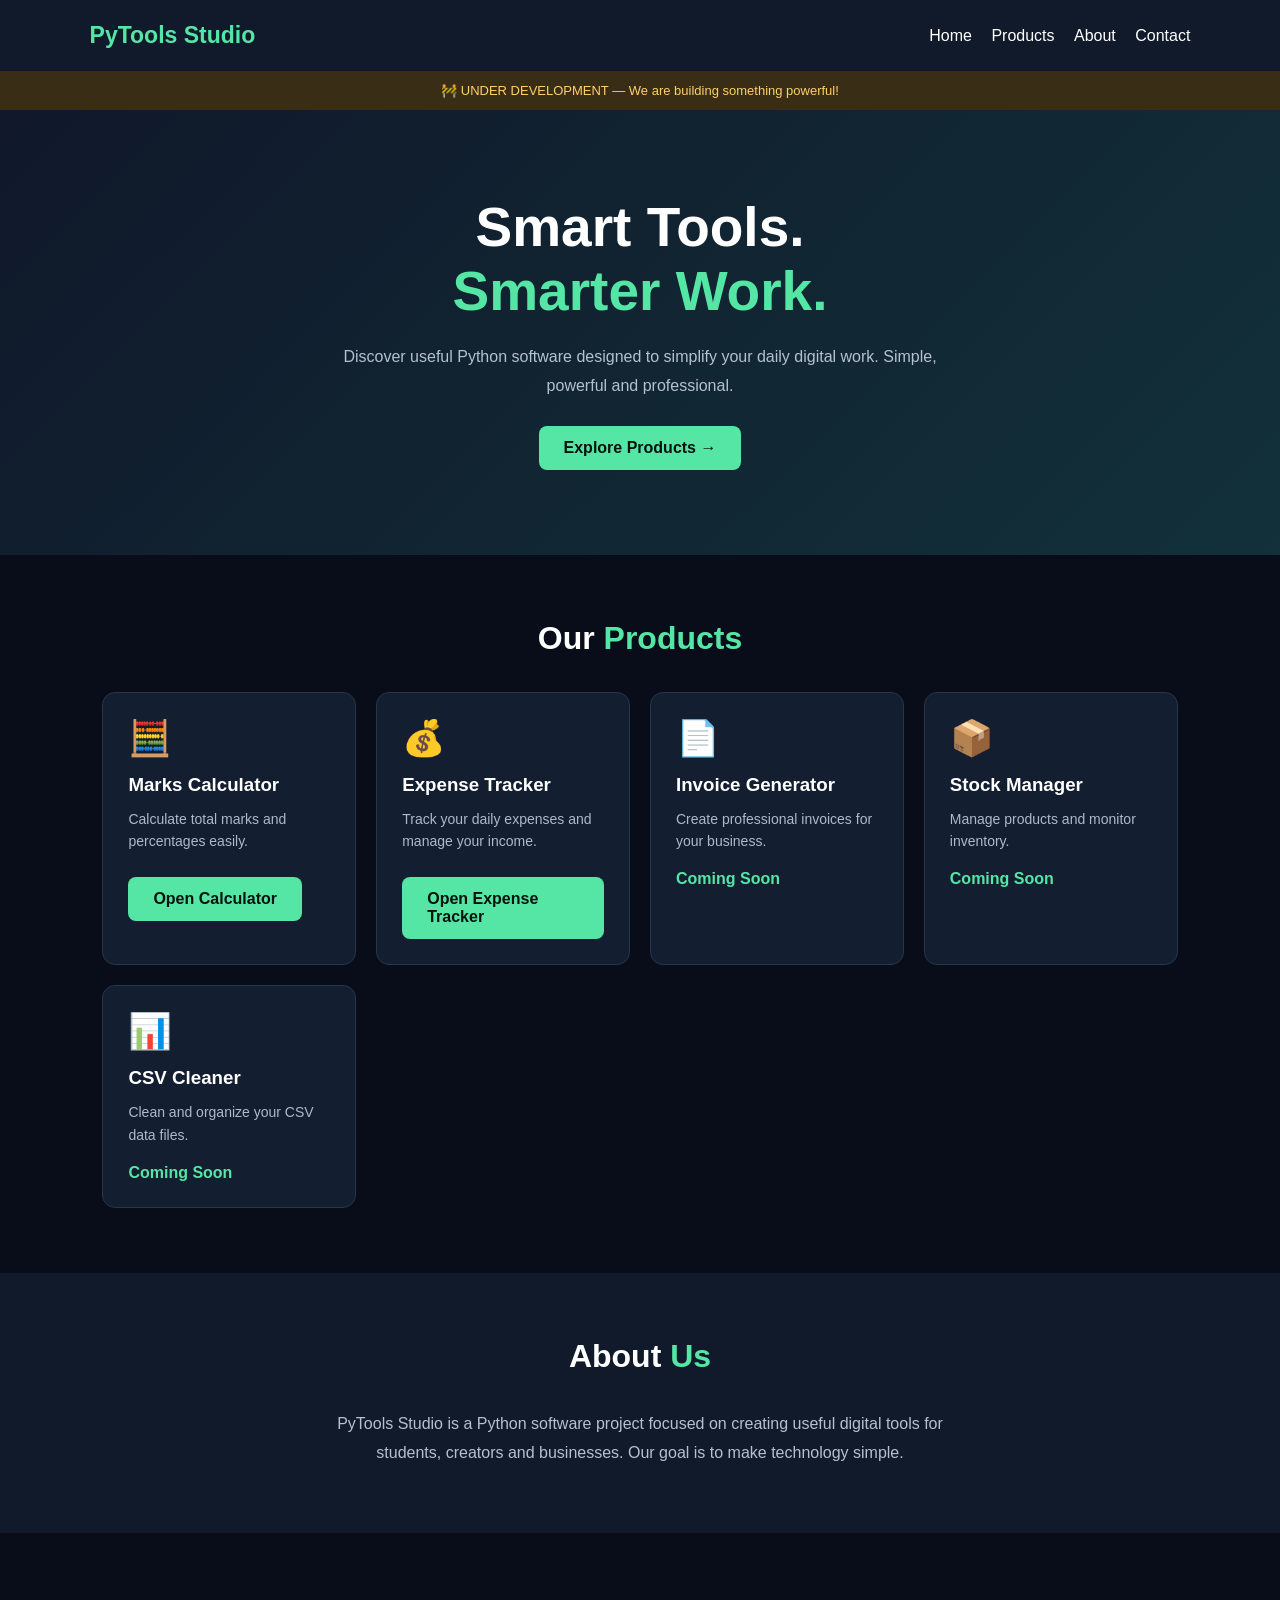
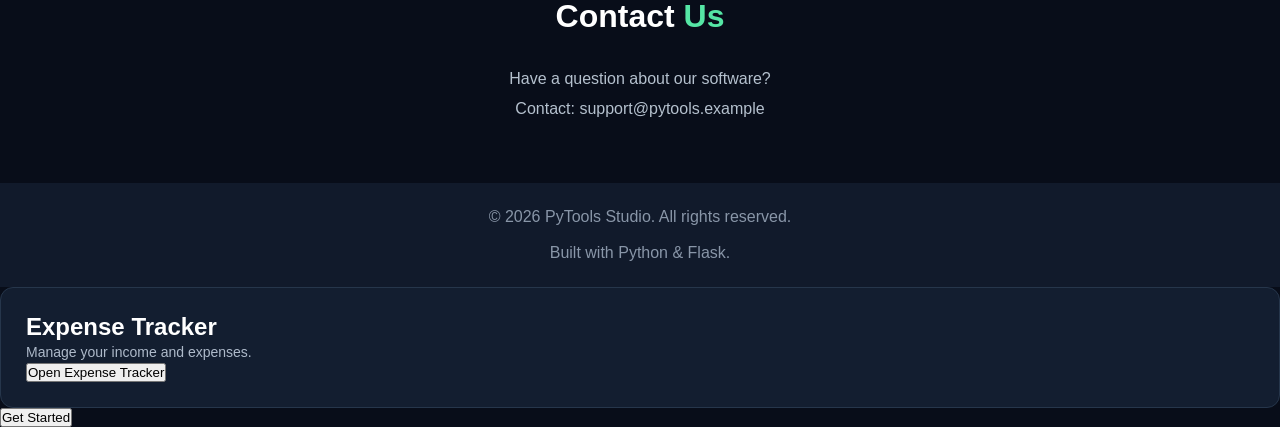
<file: templates/index.html>
<!DOCTYPE html>
<html lang="en">
<head>
<meta charset="UTF-8">
<meta name="viewport" content="width=device-width, initial-scale=1.0">
<title>PyTools Studio | Python Software</title>

<style>
* {
    margin: 0;
    padding: 0;
    box-sizing: border-box;
    font-family: Arial, sans-serif;
}

html {
    scroll-behavior: smooth;
}

body {
    background: #080d19;
    color: white;
}

nav {
    display: flex;
    justify-content: space-between;
    align-items: center;
    padding: 22px 7%;
    background: #111a2b;
    position: sticky;
    top: 0;
}

.logo {
    font-size: 23px;
    font-weight: bold;
    color: #55e6a5;
}

nav a {
    color: white;
    text-decoration: none;
    margin-left: 15px;
}

nav a:hover {
    color: #55e6a5;
}

.status {
    text-align: center;
    padding: 12px;
    background: #392d15;
    color: #ffd166;
    font-size: 13px;
}

.hero {
    text-align: center;
    padding: 85px 20px;
    background: linear-gradient(135deg, #10182a, #12313a);
}

.hero h1 {
    font-size: clamp(35px, 7vw, 55px);
    margin-bottom: 20px;
}

.hero h1 span {
    color: #55e6a5;
}

.hero p {
    color: #b5c1ce;
    line-height: 1.8;
    max-width: 600px;
    margin: auto;
}

.btn {
    display: inline-block;
    margin-top: 25px;
    padding: 13px 25px;
    background: #55e6a5;
    color: #07130f;
    text-decoration: none;
    border-radius: 8px;
    font-weight: bold;
}

section {
    padding: 65px 8%;
}

.heading {
    text-align: center;
    font-size: 32px;
    margin-bottom: 35px;
}

.heading span {
    color: #55e6a5;
}

.products {
    display: grid;
    grid-template-columns: repeat(auto-fit, minmax(220px, 1fr));
    gap: 20px;
}

.card {
    background: #131e30;
    padding: 25px;
    border: 1px solid #26364b;
    border-radius: 13px;
    transition: 0.3s;
}

.card:hover {
    transform: translateY(-5px);
    border-color: #55e6a5;
}

.card .emoji {
    font-size: 35px;
    margin-bottom: 15px;
}

.card h3 {
    margin-bottom: 12px;
}

.card p {
    color: #aebaca;
    line-height: 1.6;
    font-size: 14px;
}

.card .price {
    color: #55e6a5;
    margin-top: 18px;
    font-weight: bold;
}

.about {
    background: #111a2b;
    text-align: center;
}

.about p {
    max-width: 650px;
    margin: auto;
    color: #b5c1ce;
    line-height: 1.8;
}

.contact {
    text-align: center;
}

.contact p {
    color: #b5c1ce;
    margin-top: 12px;
}

footer {
    text-align: center;
    padding: 25px;
    background: #111a2b;
    color: #8996a8;
}

@media(max-width: 600px) {
    nav {
        flex-direction: column;
        gap: 18px;
    }

    nav a {
        margin: 0 6px;
        font-size: 13px;
    }
}
</style>
</head>

<body>

<nav>
    <div class="logo">PyTools Studio</div>

    <div>
        <a href="#home">Home</a>
        <a href="#products">Products</a>
        <a href="#about">About</a>
        <a href="#contact">Contact</a>
    </div>
</nav>

<div class="status">
    🚧 UNDER DEVELOPMENT — We are building something powerful!
</div>

<header class="hero" id="home">
    <h1>Smart Tools.<br><span>Smarter Work.</span></h1>

    <p>
        Discover useful Python software designed
        to simplify your daily digital work.
        Simple, powerful and professional.
    </p>

    <a href="#products" class="btn">Explore Products →</a>
</header>

<section id="products">
    <h2 class="heading">Our <span>Products</span></h2>

    <div class="products">

        <div class="card">
            <div class="emoji">🧮</div>
            <h3>Marks Calculator</h3>
            <p>Calculate total marks and percentages easily.</p>
             <a href="/marks-calculator" class="btn">Open Calculator</a>
        </div>

        <div class="card">
    <div class="emoji">💰</div>
    <h3>Expense Tracker</h3>
    <p>Track your daily expenses and manage your income.</p>

  <a href="/expense-tracker" class="btn">Open Expense Tracker</a>
</button>

</div>

        <div class="card">
            <div class="emoji">📄</div>
            <h3>Invoice Generator</h3>
            <p>Create professional invoices for your business.</p>
            <div class="price">Coming Soon</div>
        </div>

        <div class="card">
            <div class="emoji">📦</div>
            <h3>Stock Manager</h3>
            <p>Manage products and monitor inventory.</p>
            <div class="price">Coming Soon</div>
        </div>

        <div class="card">
            <div class="emoji">📊</div>
            <h3>CSV Cleaner</h3>
            <p>Clean and organize your CSV data files.</p>
            <div class="price">Coming Soon</div>
        </div>

    </div>
</section>

<section class="about" id="about">
    <h2 class="heading">About <span>Us</span></h2>

    <p>
        PyTools Studio is a Python software project
        focused on creating useful digital tools
        for students, creators and businesses.
        Our goal is to make technology simple.
    </p>
</section>

<section class="contact" id="contact">
    <h2 class="heading">Contact <span>Us</span></h2>
    <p>Have a question about our software?</p>
    <p>Contact: support@pytools.example</p>
</section>

<footer>
    © 2026 PyTools Studio. All rights reserved.
    <br><br>
    Built with Python & Flask.
</footer>
<div class="card">
    <h2>Expense Tracker</h2>
    <p>Manage your income and expenses.</p>

    <button onclick="window.location.href='/expense-tracker'">
        Open Expense Tracker
    </button>
</div>
</button>    <button onclick="alert('Welcome!')">Get Started</button>
</div>
</body>
</html>
</file>
